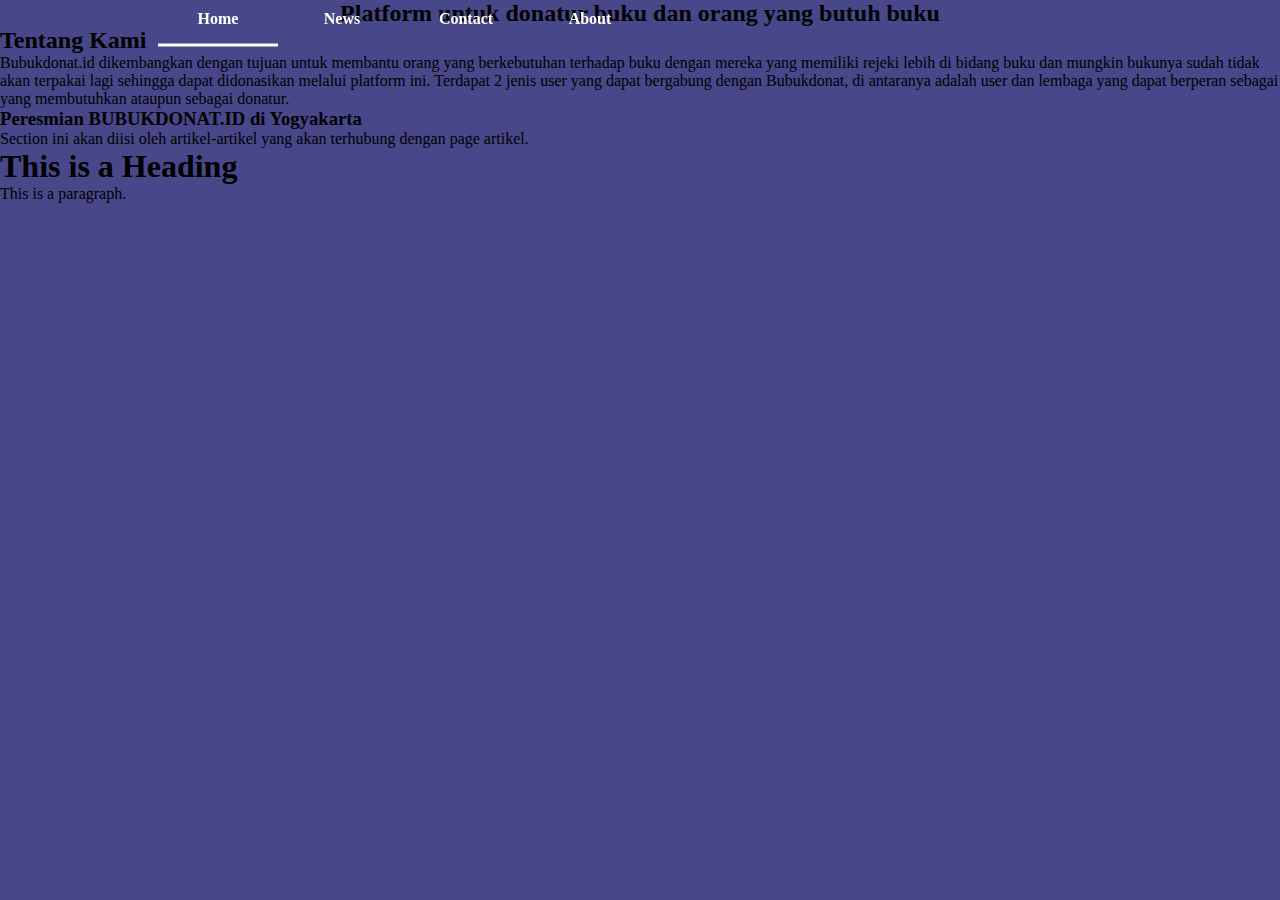
<file: index.html>
<!DOCTYPE html>
<html>
  <head>
    <meta charset="UTF-8">
    <title>bubukdonat.id</title>
    <link rel="stylesheet" type="text/css" href="css/style.css">
    <nav>
      <a href="#home">Home</a>
      <a href="#news">News</a>
      <a href="#contact">Contact</a>
      <a href="#about">About</a>
      <div class="line"></div>

    </nav>
    
    <h2 class="bawahjudul">Platform untuk donatur buku dan orang yang butuh buku</h2>


  </head>
  <body>
      
      <div>
          <h2>Tentang Kami</h2>
          <p>Bubukdonat.id dikembangkan dengan tujuan untuk membantu orang yang berkebutuhan terhadap buku dengan mereka yang memiliki rejeki lebih di bidang buku dan mungkin bukunya sudah tidak akan terpakai lagi sehingga dapat didonasikan melalui platform ini. Terdapat 2 jenis user yang dapat bergabung dengan Bubukdonat, di antaranya adalah user dan lembaga yang dapat berperan sebagai  yang membutuhkan ataupun sebagai donatur. </p>
      </div>
      <!-- Icons Grid -->
      
      
        
      <div class="artikel">
          <h3>Peresmian BUBUKDONAT.ID di Yogyakarta</h3>

          <p> Section ini akan diisi oleh artikel-artikel yang akan terhubung dengan page artikel.</p>
      </div>


  <h1>This is a Heading</h1>
  <p>This is a paragraph.</p>
  </body>
</html>
</file>
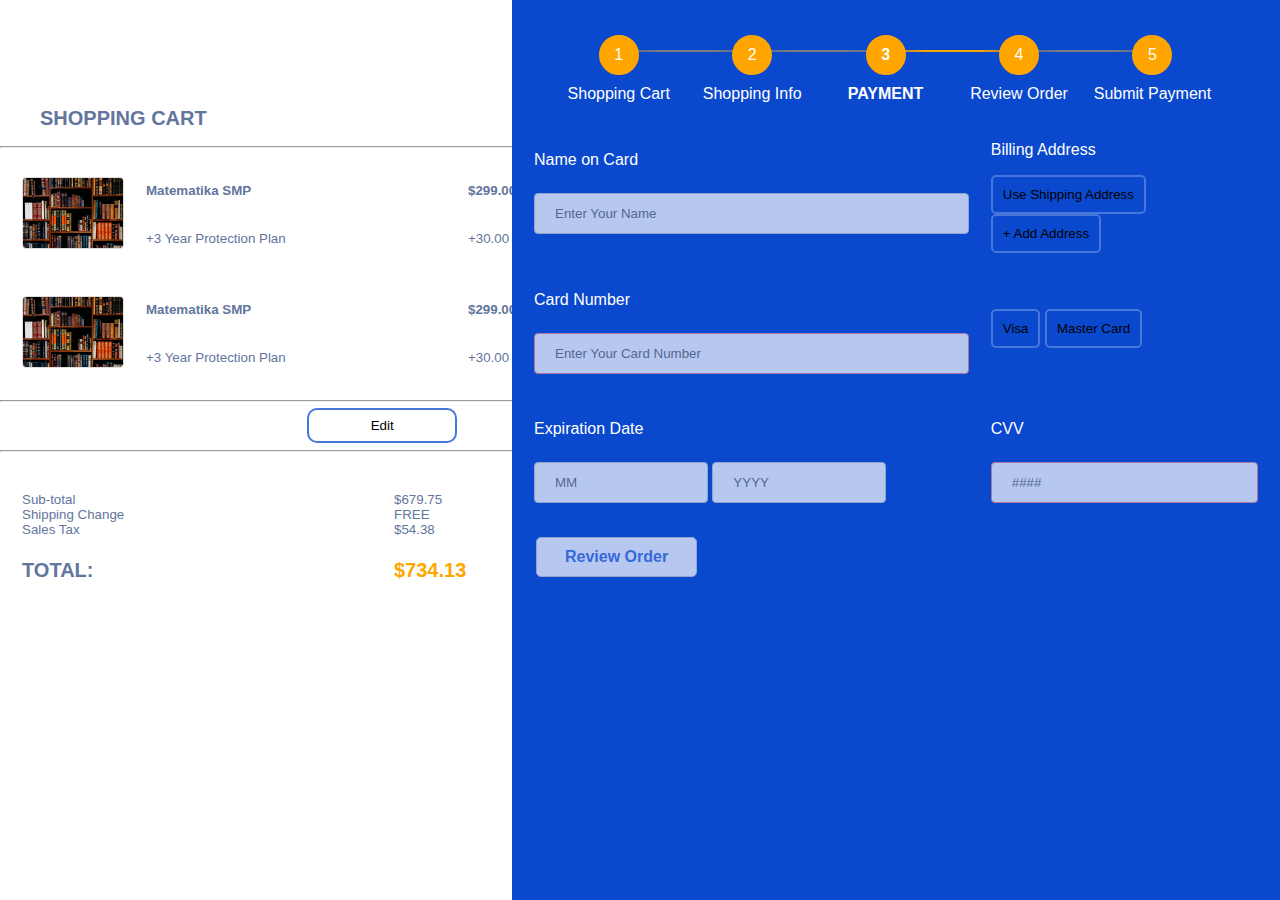
<file: dailyUI002.html>
<!DOCTYPE html>
<html>
    
    <link rel="stylesheet" type="text/css" href="css/dailyUI002.css"/>
        
<head>
<meta name="viewport" content="width=device-width, initial-scale=1">

</head>
<body>
  <!--<section>
      <div>
          <img src="css/img/dailyUI002.png" alt="foto desain" style="padding:16px;width:50%">
      </div>
  </section>-->
  <section>
    
  <div>
      
      <div class="split left">
          
            <h2>SHOPPING CART</h2>
            <hr>
            <table cellpadding="2">
                        <tr >
                          <th rowspan="2"><img class="buku" src="css/img/perpus.jpg" width="20" height="40" alt="foto buku"></th>
                          <th width="300"><b>Matematika SMP</b></th>
                          <th><b>$299.00</b></th>
                        </tr>
                        <tr>
                          <td width="300">+3 Year Protection Plan</td>
                          <td>+30.00</td>
                        </tr>   
            </table>
            <table cellpadding="2">
                <tr>
                  <th rowspan="2"><img class="buku"src="css/img/perpus.jpg" width="20" height="40" alt="foto buku"></th>
                  <th width="300"><b>Matematika SMP</b></th>
                  <th><b>$299.00</b></th>
                </tr>
                <tr>
                  <td width="300">+3 Year Protection Plan</td>
                  <td>+30.00</td>
                </tr>   
            </table>
            <hr>
            <form class="edit">
                <input type="submit" name="Edit" value="Edit">
            </form>
            <hr>
            <table>
              <td class="total">
                  <tr>
                      <td width="350">Sub-total<br>Shipping Change<br>Sales Tax</td>
                      <td>$679.75<br>FREE<br>$54.38</td>
                    </tr>
                   
                    <tr>
                      <td class="totall"><b><b>TOTAL:</b></b></td>
                      <td class="oren"><b>$734.13</b></td> 
                    </tr>

              </td>
              
            </table>
            
            
          
        
        </div>
        
        <div class="split right">
          <div class="centered">
            <div class="container">
              <ul class="progressbar">
                <li>Shopping Cart</li>
                <li>Shopping Info</li>
                <li class="active">Payment</li>
                <li>Review Order</li>
                <li>Submit Payment</li>
                
              </ul>
            </div>
            <div>
                <form>
                    <table class="card">
                      <tr>
                        <td>
                            <p>Name on Card</p>
                            <input type="text" name="" placeholder="Enter Your Name">
                        </td>
                        <td class="bill-address"> 
                            <p>Billing Address</p>
                            <input type="submit" name="Use Shipping Address" value="Use Shipping Address">
                            <input type="submit" name="+ Add Address" value="+ Add Address">
                        </td>
                        
                      </tr>
                      <tr>
                        <td>
                            <p>Card Number</p>
                            <input type="password" name="" placeholder="Enter Your Card Number">
                        </td>
                        <td class="visa-master">
                          <input type="submit" src="css/img/visa.png" name="" value="Visa">
                          <input type="submit" name="" value="Master Card">
                        </td>
                      </tr>
                      <tr>
                        <td class="expired">
                            <p>Expiration Date</p>
                            <input  type="text" name="" placeholder="MM">
                            <input  type="text" name="" placeholder="YYYY">
                        </td>
                        <td>
                            <p>CVV</p>
                            <input type="password" name="" placeholder="####">
                        </td>
                        
                      </tr>
                      <tr>
                          <td class="finishing">
                            <button><b>Review Order</b></button>
                          </td>
                      </tr>
                    </table>
                </form>
                
        
            </div>
            
          </div>
        </div>
  
    </div>
    

  </section>
   

     
</body>
<footer>
    

</footer>
</html>
</file>
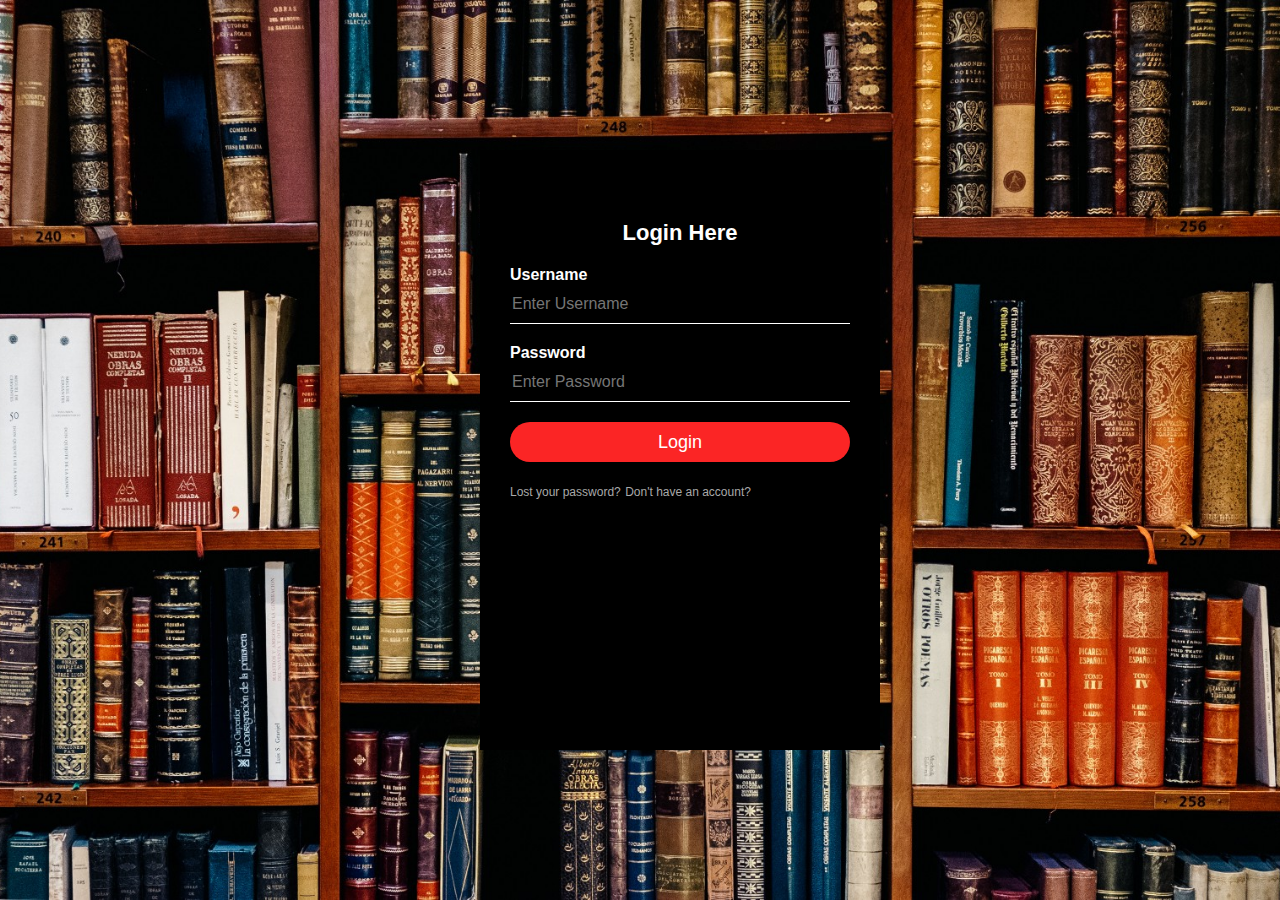
<file: login.html>
<html>
    <head>
            <title>Login Form</title>
            
            <link rel="stylesheet" type="text/css" href="css/login.css"/>
            <body>
                <div class="log-inbox">
                    
                    <h1>Login Here</h1>
                    <form>
                        <p>Username</p>
                        <input type="text" name="" placeholder="Enter Username">
                        <p>Password</p>
                        <input type="password" name="" placeholder="Enter Password">
                        <input type="submit" name="" value="Login">
                        <a href="#">Lost your password?</a>
                        <a href="#">Don't have an account?</a>
                    </form>
                    <img src="avatar.png" class="avatar">

                </div>
            </body>

    </head>
    
</html>
</file>
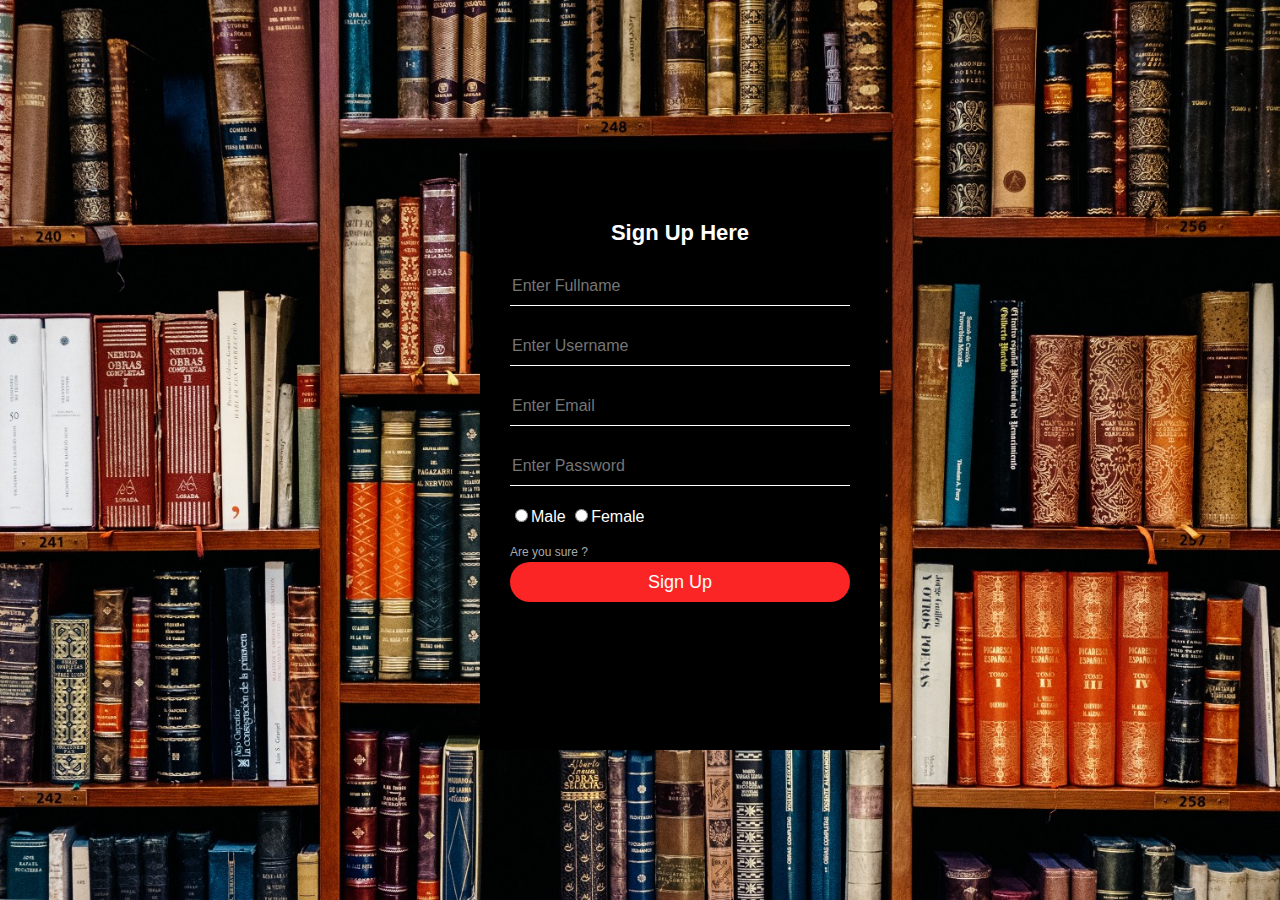
<file: sign-up.html>
<html>
    <head>
            <title>Sign Up Form</title>
            <link rel="stylesheet" type="text/css" href="css/login.css"/>
            <body>
                <div class="log-inbox">
                    
                    <h1>Sign Up Here</h1>
                    <form>
                        
                        <input type="text" name="" placeholder="Enter Fullname">
                        <input type="text" name="" placeholder="Enter Username">                       
                        <input type="text" name="" placeholder="Enter Email">
                        <input type="password" name="" placeholder="Enter Password">
                        <div>
                                <input type="radio" name="gender" value="male">Male                         
                                <input type="radio" name="gender" value="female">Female<br>
                                

                        </div>
                        
                        <a href="#">Are you sure ?</a>
                        <input type="submit" name="" value="Sign Up">
                    </form>
                    

                    
                            

                        

                </div>
            </body>


    </head>
    
</html>
</file>
<file: css/style.css>
*{
    margin: 0;
    padding: 0;
    box-sizing: border-box;
}
body{
    background-color: #48478a
}
nav{
    position: fixed;
    left: 30%;
    margin-top: 20px;
    margin-right: 20px;
    margin-left: 20px;
    margin-bottom: 20px;
    transform: translate(-50%,-50%);
}
a{
    color: #FFF;
    text-align: center;
    text-decoration: none;
    width: 120px;
    padding: 1em 0;
    display: inline-block;
    font-weight: bold;
    transition: all .4s ease-in-out;


}
.line{
    width: 120px;
    height: 3px;
    background-color: #FFF;
    transition: all .4s ease-in-out;

}
a:nth-child(2):hover ~ .line {
    transform: translate(125px);
    transition: all .4s ease-in-out;
    background-color: tomato;
}
a:nth-child(2):hover{
    color: tomato;
}

a:nth-child(3):hover ~ .line {
    transform: translate(250px);
    transition: all .4s ease-in-out;
    background-color: yellow;
}
a:nth-child(3):hover{
    color: yellow;
}
a:nth-child(4):hover ~ .line {
    transform: translate(375px);
    transition: all .4s ease-in-out;
    background-color: skyblue;
}
a:nth-child(4):hover{
    color: skyblue;
}
div.scrollmenu {
    background-color: #333;
    overflow: auto;
    white-space: nowrap;
    position: fixed;
}

div.scrollmenu a {
    display: inline-block;
    color: white;
    text-align: center;
    padding: 14px;
    text-decoration: none;
}

div.scrollmenu a:hover {
    background-color: #777;
}

h1.judulweb{
    padding-top: 70px;
    padding-right: 30px;
    padding-bottom: 50px;
    padding-left: 80px;
    text-align: center;
}
h2.bawahjudul{
    text-align: center;
}
</file>
<file: css/dailyUI002.css>
body {
    font-family: Arial;
    color: white;
  }
  
  .split {
    height: 100%;
    width: 60%;
    position: fixed;
    z-index: -1;
    top: 0;
    overflow-x: hidden;
    padding-top: 20px;
  }
  
  .left {
    left: 0;
    right: 70%;
    background-color: #fff;
    color: #62759d;
    font-size: 10pt;
  }
  
  .right {
    right:0;
    background-color:#0a48cd;
  }
  
h2{
    padding-top: 70px;
    padding-left: 40px;
    text-align: left;
}
.buku{
  border: 1px solid #ddd;
  border-radius: 4px;
  padding: 0px;
  width: 100px;
  height: 70px;
}
.total{
  paddingg: 0px;
}
table, th, td {
  padding: 10px;
  text-align: left;
  
}
button{
  background-color: white;
  opacity: 0.7; /* Green */
  border: 1px solid #ccc;
  border-radius: 5px;
  color: #4877db;

  padding: 10px 28px;
  text-align: center;  
  display: inline-block;
  font-size: 16px;
  margin: 4px 2px;
  -webkit-transition-duration: 0.4s; /* Safari */
  transition-duration: 0.4s;
  cursor: pointer;
}
button:hover{
  background-color: #4877db; /* Green */
  color: white;
  opacity: 0.9;
}
.edit input[type="submit"]{
  width: 150px;
  margin-left : 40%; 
  border-radius: 10px;
  border: 2px solid #4877db;
  padding: 8px;
  background-color: white;
  padding-left: 5px;
  padding-right: 5px;
  font-size: 10pt;
}

.expired input[type="text"]{
  width: 40%;
  opacity: 0.7;
}

input[type=text], select {
  width: 100%;
  padding: 12px 20px;
  margin: 8px 0;
  opacity: 0.7;
  display: inline-block;
  border: 1px solid #ccc;
  border-radius: 4px;
  box-sizing: border-box;
}

input[type=password], select {
  width: 100%;
  padding: 12px 20px;
  margin: 8px 0;
  display: inline-block;
  border: 1px solid #F78C8C;
  border-radius: 4px;
  box-sizing: border-box;
  opacity: 0.7;
}

p{
  font-size: 12pt;
}
.visa-master{

}
.bill-address input[type = "submit"]:hover{
  background-color: #4F89FD; /* Green */
  color: white;
  opacity: 0.9;
}
.edit input[type="submit"]:hover{
    background-color: #4877db; /* Green */
    color: white;
    opacity: 0.9;
}

.finishing input[type = "submit"]:hover{
  background-color: #4877db; /* Green */
  color: white;
  opacity: 0.9;

}


#wrap{
  width:485px;
}
.card{
  font-family: Verdana, sans-serif
}

.card input[type="submit"]{
  
  border-radius: 5px;
  padding: 10px;
  background-color:transparent;
  
  border: 2px solid #4877db; 
}

.container{
  width: 100%;
}
.progressbar{
  counter-reset: step;
  font-size: 11pt;
}
.progressbar li{
  list-style-type:none;
  float: left;
  width: 18.33%;
  position: relative;
  text-align: center;
  color: white;
  
}
.progressbar li:before{
  content: counter(step);
  counter-increment: step;
  width: 30px;
  height: 30px;
  line-height: 30px;
  
  border: 2px solid orange;
  display: block;
  text-align: center;
  margin: 0 auto 10px auto;
  border-radius: 50%;
  background-color: orange;
  padding: 3px;
}
.progressbar li:after{
  content:'';
  position: absolute;
  width: 100%;
  height: 2px;
  
  top: 15px;
  left: -50%;
  z-index: -1;
  color: orange;
  border-radius: 50%;
  background-color: #7d7d7d;

}
.progressbar li:first-child:after{
  content: none;

}

.total{
    padding: 5px;
    font-size: 15pt;
  
}
.progressbar li.active{
  font-weight: bold;
  text-transform: uppercase;
}
.progressbar li.active:before{
  border-color:orange;
}
.progressbar li.active + li:after{
  background-color:orange;;
}

li{
  font-size: 12pt;
}

.totall{
  font-size: 15pt;
}
.oren{
  color: orange;
  font-size: 15pt;
}
</file>
<file: css/login.css>
body{
    margin: 0;
    padding: 0;
    background: url(img/perpus.jpg);
    background-size: cover;
    background-position: center;
    font-family: sans-serif;
    

}

.log-inbox{
    width: 400px;
    height: 600px;
    background: #000;
    color: #fff;
    top: 50%;
    left: 50%;
    position: absolute;
    transform: translate(-40%,-50%);
    box-sizing: border-box;
    padding: 70px 30px;

}



h1{
    margin: 0;
    padding: 0 0 20px;
    text-align: center;
    font-size: 22px;
}

.log-inbox p{
    margin: 0;
    padding: 0;
    font-weight: bold;

}

.log-inbox input{
    width: 100%;
    margin-bottom: 20px;

}

.log-inbox input[type="text"], input[type="password"]{
    border: none;
    border-bottom: 1px solid #fff;
    background: transparent;
    outline: none;
    height: 40px;
    color: #fff;
    font-size: 16px;

}

.log-inbox input[type="radio"]{
    width: auto;
}

.log-inbox input[type="submit"]{
    border: none;
    outline: none;
    height: 40px;
    background: #fb2525;
    color: #fff;
    font-size: 18px;
    border-radius: 20px;
}

.avatar{
    width: 100px;
    height: 100px;
    border-radius: 50%;
    position: absolute;
    top: -50%;
    left: calc(50% - 50px);
}

.log-inbox input[type="submit"]:hover{
    cursor: pointer;
    background: #ffc107;
    color: #000;
}

.log-inbox a{
    text-decoration: none;
    font-size: 12px;
    line-height: 20px;
    color: darkgrey;
}

.log-inbox a:hover{
    
    color: #ffc107;
}
</file>
